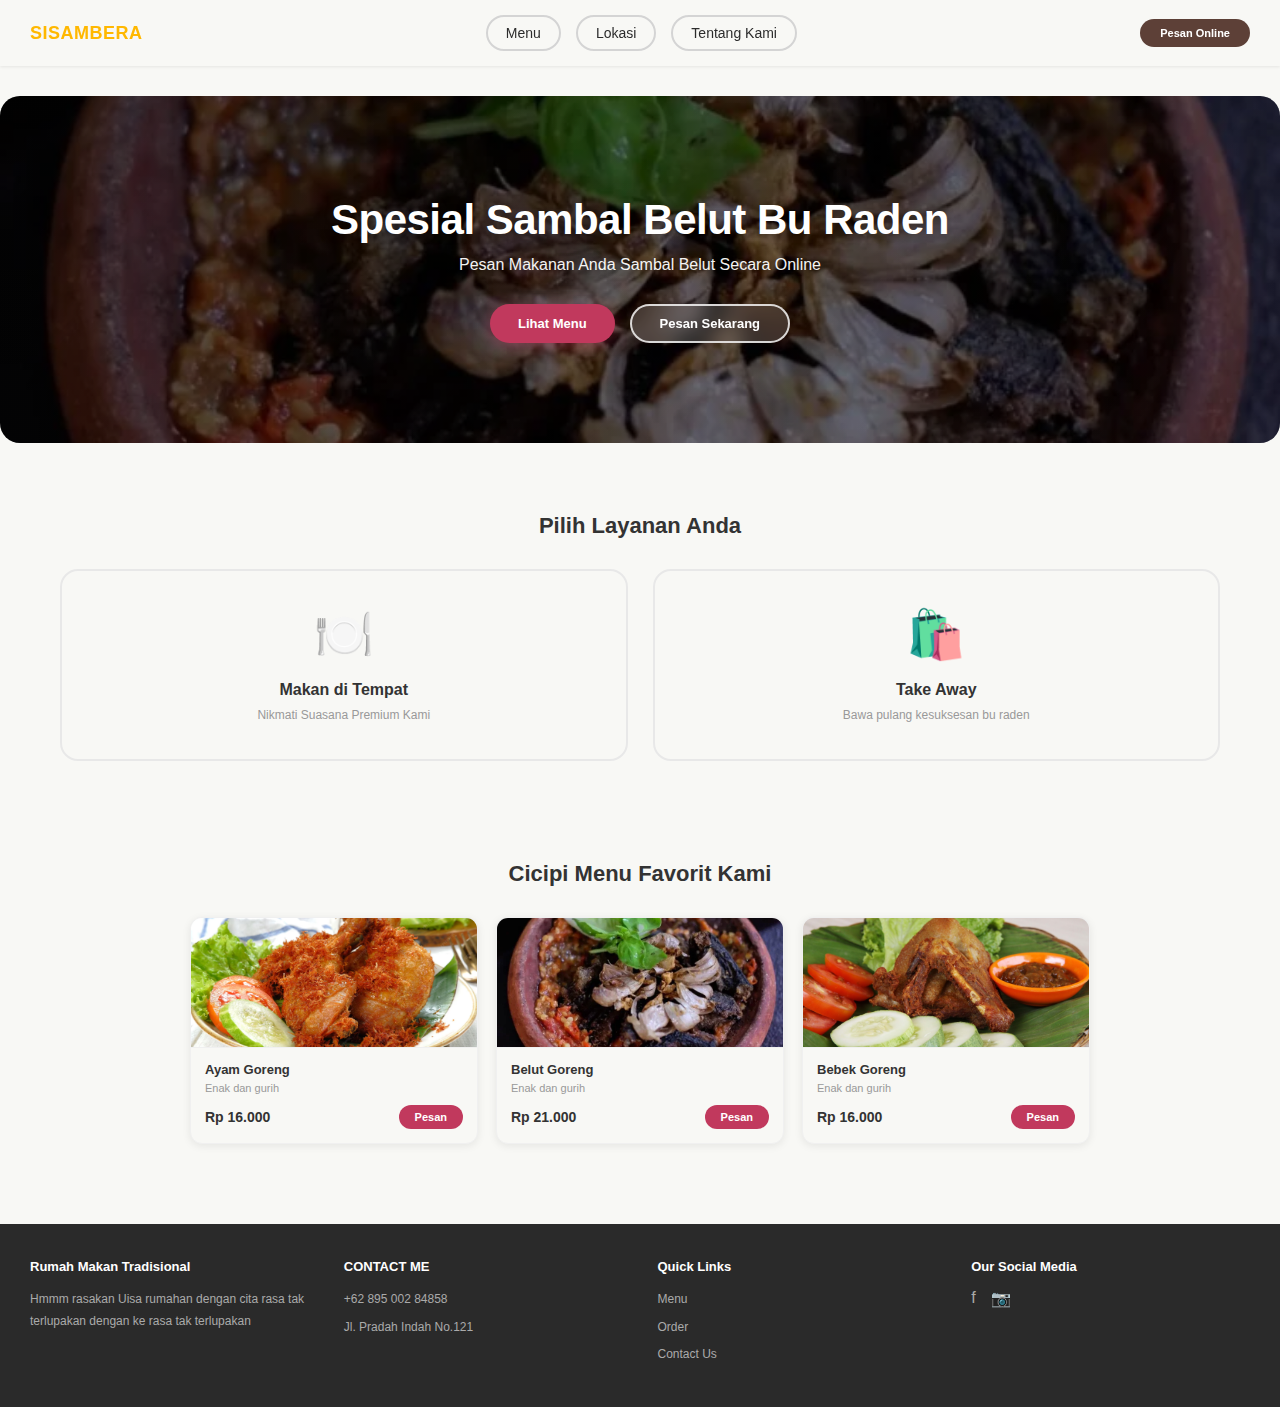
<file: index.html>
<!DOCTYPE html>
<html lang="id">
<head>
    <meta charset="UTF-8">
    <meta name="viewport" content="width=device-width, initial-scale=1.0">
    <title>Sisambera - Sambal Belut Bu Raden</title>
    <link rel="stylesheet" href="css/style.css">
</head>
<body>
    <!-- Header -->
    <header>
        <a href="index.html" class="logo">SISAMBERA</a>
        <nav>
            <a href="pages/pilih-menu.html">Menu</a>
            <a href="https://share.google/Z9udVdDifWWRAh0lY">Lokasi</a>
            <a href="">Tentang Kami</a>
        </nav>
        <button class="order-btn" onclick="window.location.href='pages/pilih-layanan.html'">Pesan Online</button>
    </header>

    <!-- Hero Section -->
    <section class="hero">
        <h1>Spesial Sambal Belut Bu Raden</h1>
        <p>Pesan Makanan Anda Sambal Belut Secara Online</p>
        <div class="hero-buttons">
            <button class="btn-hero primary" onclick="window.location.href='pages/pilih-menu.html'">Lihat Menu</button>
            <button class="btn-hero secondary" onclick="window.location.href='pages/pilih-layanan.html'">Pesan Sekarang</button>
        </div>
    </section>

    <!-- Pilih Layanan -->
    <section class="service-section">
        <div style="max-width: 1400px; margin: 0 auto; padding: 0 30px;">
            <h2 class="section-title" style="text-align: center;">Pilih Layanan Anda</h2>
            <div class="service-grid">
                <div class="service-card" onclick="window.location.href='pages/isi-data-diri.html?layanan=dine-in'">
                    <div class="service-icon">🍽️</div>
                    <h3>Makan di Tempat</h3>
                    <p>Nikmati Suasana Premium Kami</p>
                </div>
                <div class="service-card" onclick="window.location.href='pages/isi-data-diri.html?layanan=take-away'">
                    <div class="service-icon">🛍️</div>
                    <h3>Take Away</h3>
                    <p>Bawa pulang kesuksesan bu raden</p>
                </div>
            </div>
        </div>
    </section>

    <!-- Favorites Section -->
    <section class="favorites-section" id="menu">
        <div style="max-width: 1400px; margin: 0 auto; padding: 0 30px;">
            <h2 class="section-title" style="text-align: center;">Cicipi Menu Favorit Kami</h2>
            <div class="menu-grid" style="grid-template-columns: repeat(auto-fit, minmax(250px, 1fr)); max-width: 900px; margin: 0 auto;">
                <div class="menu-card">
                    <a href="images/ayam-goreng.jpg" class="menu-image">
                        <img src="images/ayam-goreng.jpg" alt="Ayam Goreng">
                    </a>
                    <div class="menu-info">
                        <div class="menu-name">Ayam Goreng</div>
                        <div class="menu-desc">Enak dan gurih</div>
                        <div class="menu-footer">
                            <span class="menu-price">Rp 16.000</span>
                            <button class="menu-add" onclick="window.location.href='pages/pilih-layanan.html'">Pesan</button>
                        </div>
                    </div>
                </div>
                <div class="menu-card">
                    <a href="images/pecel-belut.jpg" class="menu-image">
                        <img src="images/pecel-belut.jpg" alt="Belut Goreng">
                    </a>
                    <div class="menu-info">
                        <div class="menu-name">Belut Goreng</div>
                        <div class="menu-desc">Enak dan gurih</div>
                        <div class="menu-footer">
                            <span class="menu-price">Rp 21.000</span>
                            <button class="menu-add" onclick="window.location.href='pages/pilih-layanan.html'">Pesan</button>
                        </div>
                    </div>
                </div>
                <div class="menu-card">
                    <a href="images/bebek-goreng.jpg" class="menu-image">
                        <img src="images/bebek-goreng.jpg" alt="Bebek Goreng">
                    </a>
                    <div class="menu-info">
                        <div class="menu-name">Bebek Goreng</div>
                        <div class="menu-desc">Enak dan gurih</div>
                        <div class="menu-footer">
                            <span class="menu-price">Rp 16.000</span>
                            <button class="menu-add" onclick="window.location.href='pages/pilih-layanan.html'">Pesan</button>
                        </div>
                    </div>
                </div>
            </div>
        </div>
    </section>

    <!-- Footer -->
    <footer>
        <div class="footer-content">
            <div class="footer-section">
                <h4>Rumah Makan Tradisional</h4>
                <p>Hmmm rasakan Uisa rumahan dengan cita rasa tak terlupakan dengan ke rasa tak terlupakan</p>
            </div>
            <div class="footer-section">
                <h4>CONTACT ME</h4>
                <p>+62 895 002 84858</p>
                <p>Jl. Pradah Indah No.121</p>
            </div>
            <div class="footer-section">
                <h4>Quick Links</h4>
                <p><a href="pages/pilih-menu.html">Menu</a></p>
                <p><a href="pages/pilih-layanan.html">Order</a></p>
                <p><a href="#">Contact Us</a></p>
            </div>
            <div class="footer-section">
                <h4>Our Social Media</h4>
                <div class="social-links">
                    <a href="#">f</a>
                    <a href="#">📷</a>
                </div>
            </div>
        </div>
    </footer>

    <script>
        // No additional scripts needed
    </script>
</body>
</html>
</file>
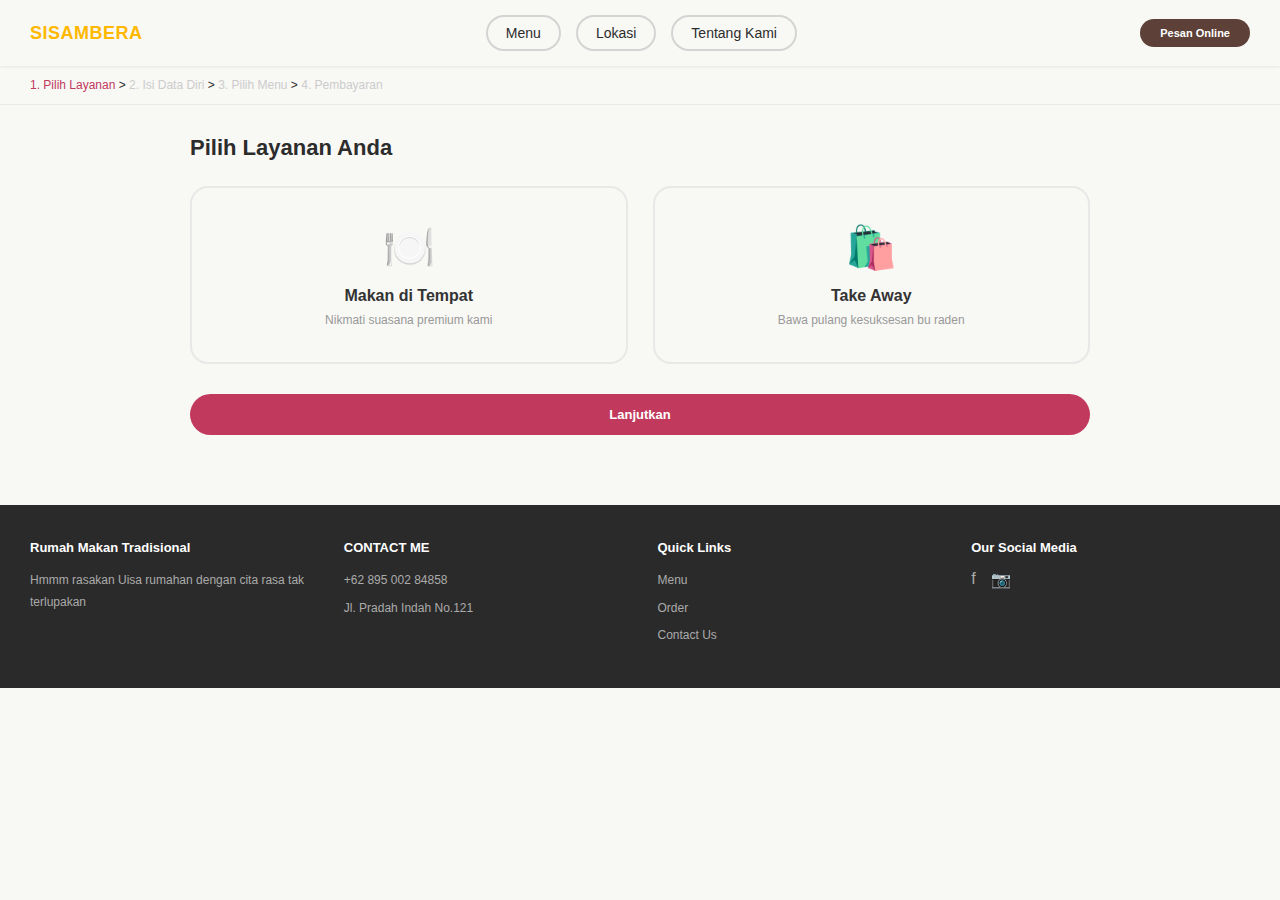
<file: pages/isi-data-diri.html>
<!DOCTYPE html>
<html lang="id">
<head>
    <meta charset="UTF-8">
    <meta name="viewport" content="width=device-width, initial-scale=1.0">
    <title>Isi Data Diri - Sisambera</title>
    <link rel="stylesheet" href="../css/style.css">
</head>
<body>
    <header>
        <a href="../index.html" class="logo">SISAMBERA</a>
        <nav>
            <a href="../index.html">Menu</a>
            <a href="https://share.google/Z9udVdDifWWRAh0lY">Lokasi</a>
            <a href="">Tentang Kami</a>
        </nav>
        <button class="order-btn">Pesan Online</button>
    </header>

    <div class="breadcrumb">
        <a href="pilih-layanan.html" style="color: #999;">1. Pilih Layanan</a> > 
        <span style="color: #c1395d; font-weight: 500;">2. Isi Data Diri</span> > 
        <span style="color: #ccc;">3. Pilih Menu</span> > 
        <span style="color: #ccc;">4. Pembayaran</span>
    </div>

    <div class="container">
        <div class="content-wrapper" style="grid-template-columns: 1fr; max-width: 600px; margin: 0 auto;">
            <div class="data-diri-content">
                <h2>Isi Data Diri Anda</h2>
                <p style="color: #999; font-size: 13px; margin-bottom: 25px;">Masukkan data diri Anda untuk melanjutkan pemesanan</p>
                
                <form id="dataForm" onsubmit="submitData(event)">
                    <div class="form-group">
                        <label for="nama">Nama Lengkap <span style="color: #c1395d;">*</span></label>
                        <input type="text" id="nama" name="nama" placeholder="Masukkan nama lengkap Anda" required>
                    </div>

                    <div class="form-group">
                        <label for="nomorHp">Nomor HP <span style="color: #c1395d;">*</span></label>
                        <input type="tel" id="nomorHp" name="nomorHp" placeholder="08xxxxxxxxxx" pattern="[0-9]{10,13}" required>
                        <small style="color: #999; font-size: 12px; margin-top: 5px; display: block;">Contoh: 081234567890</small>
                    </div>

                    <div class="form-group">
                        <label for="catatan">Catatan (Opsional)</label>
                        <textarea id="catatan" name="catatan" rows="3" placeholder="Tambahkan catatan untuk pesanan Anda (contoh: alergi, request khusus, dll)"></textarea>
                    </div>

                    <div class="order-info-card">
                        <div style="display: flex; justify-content: space-between; margin-bottom: 10px;">
                            <span style="font-weight: 600; color: #666;">Layanan Dipilih:</span>
                            <span id="selectedServiceDisplay" style="font-weight: 600; color: #c1395d;">-</span>
                        </div>
                    </div>

                    <button type="submit" class="btn btn-primary" style="margin-top: 20px;">Lanjutkan ke Pilih Menu</button>
                    <button type="button" class="btn btn-secondary" onclick="window.location.href='pilih-layanan.html'" style="width: 100%; margin-top: 10px;">← Kembali</button>
                </form>
            </div>
        </div>
    </div>

    <footer>
        <div class="footer-content">
            <div class="footer-section">
                <h4>Rumah Makan Tradisional</h4>
                <p>Hmmm rasakan Uisa rumahan dengan cita rasa tak terlupakan</p>
            </div>
            <div class="footer-section">
                <h4>CONTACT ME</h4>
                <p>+62 895 002 84858</p>
                <p>Jl. Pradah Indah No.121</p>
            </div>
            <div class="footer-section">
                <h4>Quick Links</h4>
                <p><a href="../index.html">Menu</a></p>
                <p><a href="pilih-layanan.html">Order</a></p>
                <p><a href="#">Contact Us</a></p>
            </div>
            <div class="footer-section">
                <h4>Our Social Media</h4>
                <div class="social-links">
                    <a href="#">f</a>
                    <a href="#">📷</a>
                </div>
            </div>
        </div>
    </footer>

    <script>
        // Check for URL parameter first
        const urlParams = new URLSearchParams(window.location.search);
        const layananParam = urlParams.get('layanan');
        
        if (layananParam) {
            // Save from URL parameter
            sessionStorage.setItem('selectedService', layananParam);
        }
        
        // Load selected service
        const selectedService = sessionStorage.getItem('selectedService');
        if (!selectedService) {
            window.location.href = 'pilih-layanan.html';
        } else {
            const serviceDisplay = selectedService === 'dine-in' ? 'Makan di Tempat' : 'Take Away';
            document.getElementById('selectedServiceDisplay').textContent = serviceDisplay;
        }

        // Load existing data if any
        const customerData = JSON.parse(sessionStorage.getItem('customerData') || '{}');
        if (customerData.nama) {
            document.getElementById('nama').value = customerData.nama;
        }
        if (customerData.nomorHp) {
            document.getElementById('nomorHp').value = customerData.nomorHp;
        }
        if (customerData.catatan) {
            document.getElementById('catatan').value = customerData.catatan;
        }

        function submitData(event) {
            event.preventDefault();
            
            const nama = document.getElementById('nama').value.trim();
            const nomorHp = document.getElementById('nomorHp').value.trim();
            const catatan = document.getElementById('catatan').value.trim();

            // Validate phone number
            if (!/^[0-9]{10,13}$/.test(nomorHp)) {
                alert('Nomor HP harus terdiri dari 10-13 digit angka');
                return;
            }

            // Save to sessionStorage
            const customerData = {
                nama: nama,
                nomorHp: nomorHp,
                catatan: catatan,
                timestamp: new Date().toISOString()
            };

            sessionStorage.setItem('customerData', JSON.stringify(customerData));
            
            // Show success notification
            showNotification('Data berhasil disimpan! Mengarahkan ke menu...');
            
            // Redirect to menu page
            setTimeout(() => {
                window.location.href = 'pilih-menu.html';
            }, 1000);
        }

        function showNotification(message) {
            const notification = document.createElement('div');
            notification.style.cssText = 'position:fixed;top:80px;right:20px;background:#4caf50;color:white;padding:12px 20px;border-radius:6px;z-index:9999;font-size:12px;box-shadow:0 4px 12px rgba(76, 175, 80, 0.3)';
            notification.textContent = message;
            document.body.appendChild(notification);
            setTimeout(() => notification.remove(), 2000);
        }
    </script>
</body>
</html>
</file>
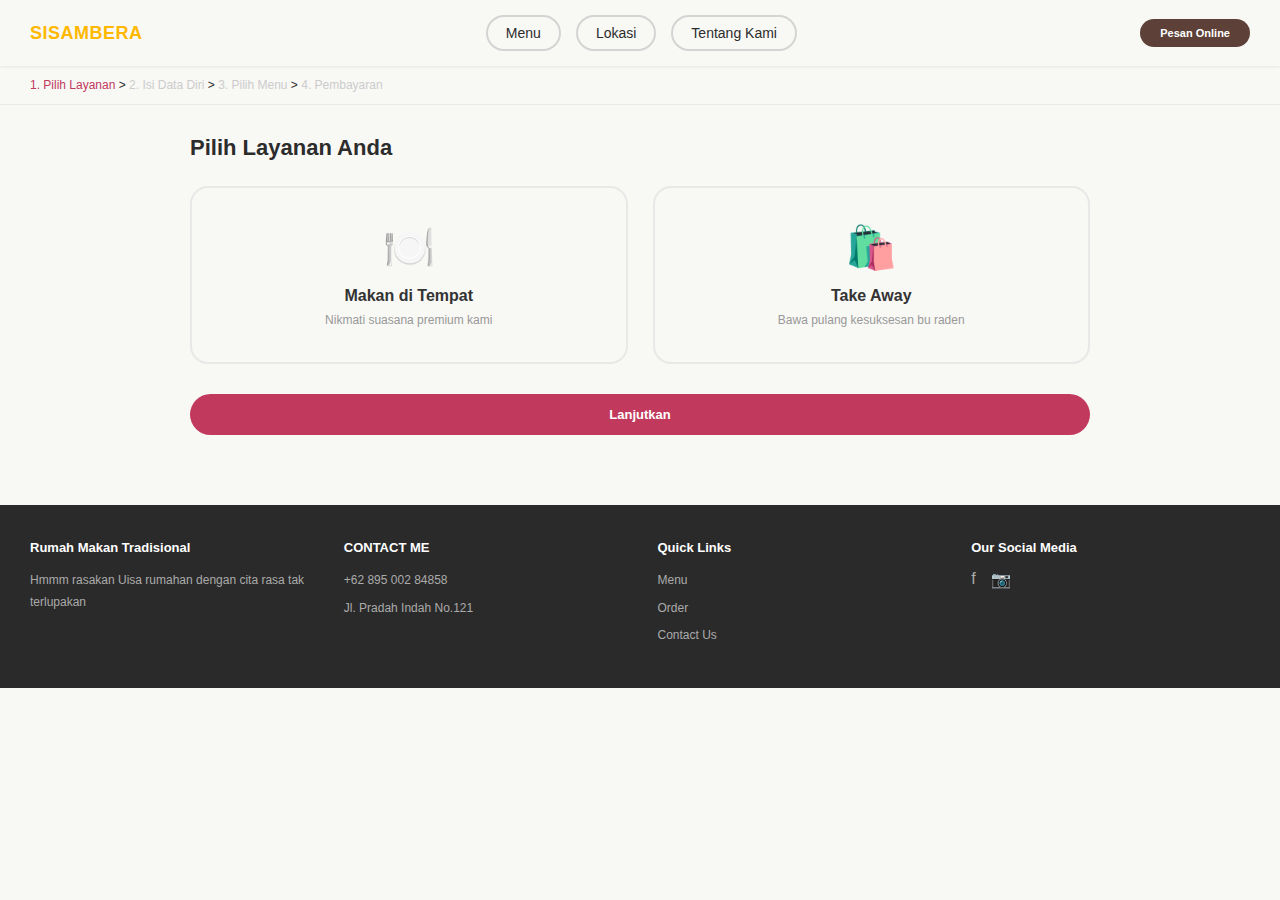
<file: pages/metode-pembayaran.html>
<!DOCTYPE html>
<html lang="id">
<head>
    <meta charset="UTF-8">
    <meta name="viewport" content="width=device-width, initial-scale=1.0">
    <title>Metode Pembayaran - Sisambera</title>
    <link rel="stylesheet" href="../css/style.css">
</head>
<body>
    <header>
        <a href="../index.html" class="logo">SISAMBERA</a>
        <nav>
            <a href="../index.html">Menu</a>
            <a href="https://share.google/Z9udVdDifWWRAh0lY">Lokasi</a>
            <a href="">Tentang Kami</a>
        </nav>
        <button class="order-btn">Pesan Online</button>
    </header>

    <div class="breadcrumb">
        <a href="pilih-layanan.html" style="color: #999;">1. Pilih Layanan</a> > 
        <a href="isi-data-diri.html" style="color: #999;">2. Isi Data Diri</a> > 
        <a href="pilih-menu.html" style="color: #999;">3. Pilih Menu</a> > 
        <span style="color: #c1395d; font-weight: 500;">4. Metode Pembayaran</span>
    </div>

    <div class="container">
        <div class="content-wrapper">
            <div class="payment-content">
                <h2>Metode Pembayaran</h2>
                
                <div class="bank-selection">
                    <div class="bank-option" onclick="selectBank(this, 'bca')">
                        <img src="../images/bca.png" alt="BCA" class="bank-logo">
                        <div class="payment-info">
                            <h3>BCA</h3>
                        </div>
                    </div>

                    <div class="bank-option" onclick="selectBank(this, 'bni')">
                        <img src="../images/bni.png" alt="BNI" class="bank-logo">
                        <div class="payment-info">
                            <h3>BNI</h3>
                        </div>
                    </div>

                    <div class="bank-option" onclick="selectBank(this, 'danamon')">
                        <img src="../images/danamon.png" alt="Danamon" class="bank-logo">
                        <div class="payment-info">
                            <h3>Danamon</h3>
                        </div>
                    </div>

                    <div class="bank-option" onclick="selectBank(this, 'sinarmas')">
                        <img src="../images/sinarmas.png" alt="Sinarmas" class="bank-logo">
                        <div class="payment-info">
                            <h3>Sinarmas</h3>
                        </div>
                    </div>
                </div>

                <button class="btn btn-success" onclick="confirmBank()">Lanjutkan</button>
            </div>

            <div class="order-summary-side">
                <div class="summary-card">
                    <h3>Ringkasan Pesanan</h3>
                    <div id="cartSummary">
                        <p style="text-align: center; color: #999; font-size: 13px;">Loading...</p>
                    </div>
                    <hr style="margin: 15px 0; border: none; border-top: 1px solid #e8e8e8;">
                    <div class="summary-subtotal">
                        <span>Subtotal</span>
                        <span id="subtotal">Rp 0</span>
                    </div>
                    <div class="summary-fee">
                        <span>Pajak (10%)</span>
                        <span id="tax">Rp 0</span>
                    </div>
                    <div class="summary-total">
                        <strong>Total</strong>
                        <strong id="total">Rp 0</strong>
                    </div>
                </div>
            </div>
        </div>
    </div>

    <footer>
        <div class="footer-content">
            <div class="footer-section">
                <h4>Rumah Makan Tradisional</h4>
                <p>Hmmm rasakan Uisa rumahan dengan cita rasa tak terlupakan</p>
            </div>
            <div class="footer-section">
                <h4>CONTACT ME</h4>
                <p>+62 895 002 84858</p>
                <p>Jl. Pradah Indah No.121</p>
            </div>
            <div class="footer-section">
                <h4>Quick Links</h4>
                <p><a href="../index.html">Menu</a></p>
                <p><a href="pilih-layanan.html">Order</a></p>
                <p><a href="#">Contact Us</a></p>
            </div>
            <div class="footer-section">
                <h4>Our Social Media</h4>
                <div class="social-links">
                    <a href="#">f</a>
                    <a href="#">📷</a>
                </div>
            </div>
        </div>
    </footer>

    <script>
        let selectedBank = null;

        function selectBank(element, bank) {
            document.querySelectorAll('.bank-option').forEach(opt => {
                opt.classList.remove('selected');
            });
            element.classList.add('selected');
            selectedBank = bank;
        }

        function confirmBank() {
            if (!selectedBank) {
                alert('Pilih bank terlebih dahulu!');
                return;
            }
            sessionStorage.setItem('selectedBank', selectedBank);
            sessionStorage.setItem('paymentMethod', 'transfer');
            window.location.href = 'konfirmasi.html';
        }

        function updateCartSummary() {
            let cart = JSON.parse(sessionStorage.getItem('cart')) || [];
            const cartSummary = document.getElementById('cartSummary');

            if (cart.length === 0) {
                window.location.href = 'pilih-menu.html';
                return;
            }

            let html = '';
            let subtotal = 0;
            const grouped = {};

            cart.forEach(item => {
                if (!grouped[item.name]) {
                    grouped[item.name] = { price: item.price, qty: 0 };
                }
                grouped[item.name].qty++;
                subtotal += item.price;
            });

            Object.entries(grouped).forEach(([name, data]) => {
                html += `<div class="cart-item">
                    <div class="cart-item-info">
                        <span>${name}</span>
                        <span class="cart-qty">${data.qty}x</span>
                    </div>
                    <span>Rp ${(data.price * data.qty).toLocaleString('id-ID')}</span>
                </div>`;
            });

            const tax = Math.round(subtotal * 0.1);
            const total = subtotal + tax;

            cartSummary.innerHTML = html;
            document.getElementById('subtotal').textContent = 'Rp ' + subtotal.toLocaleString('id-ID');
            document.getElementById('tax').textContent = 'Rp ' + tax.toLocaleString('id-ID');
            document.getElementById('total').textContent = 'Rp ' + total.toLocaleString('id-ID');
        }

        updateCartSummary();
    </script>
</body>
</html>
</file>
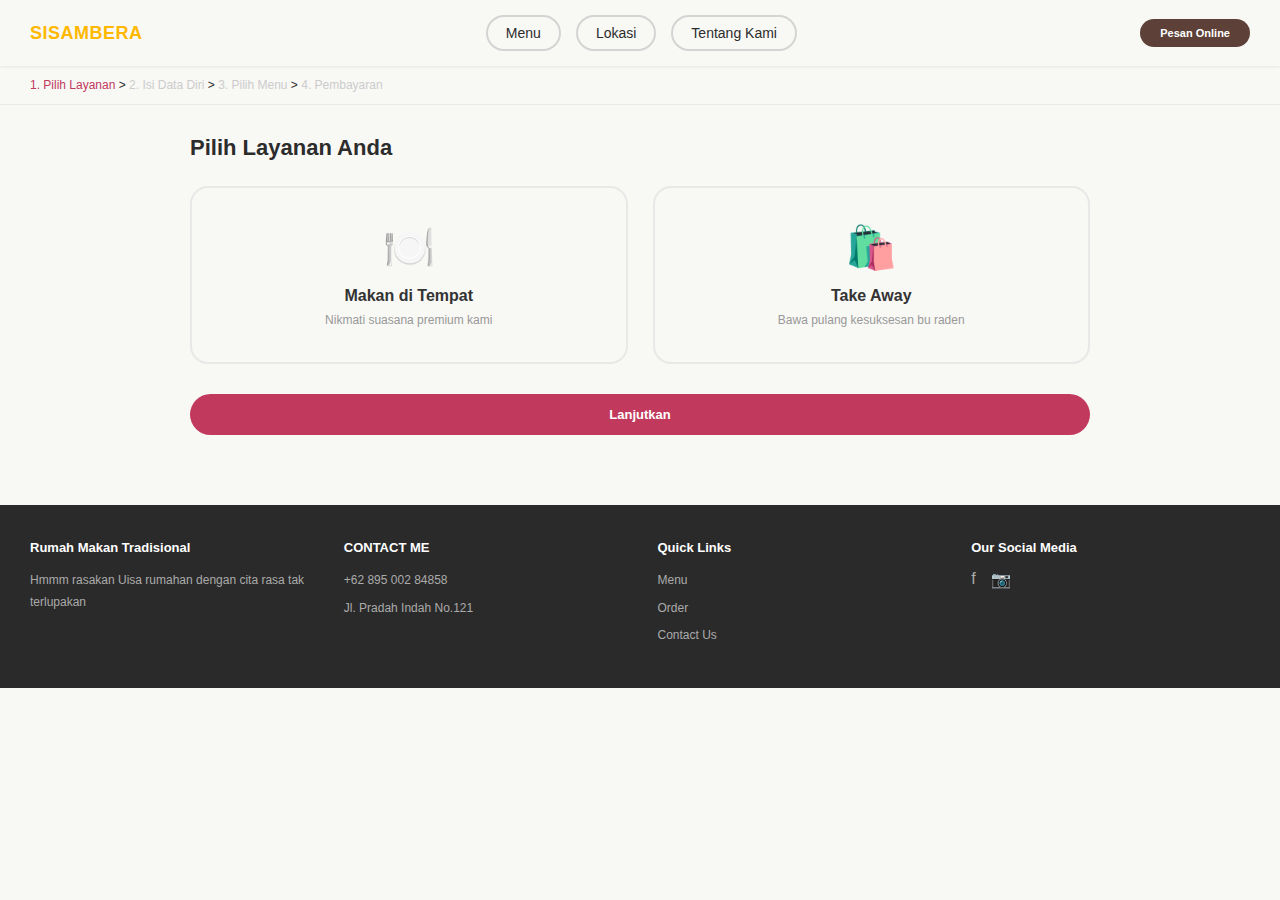
<file: pages/pembayaran.html>
<!DOCTYPE html>
<html lang="id">
<head>
    <meta charset="UTF-8">
    <meta name="viewport" content="width=device-width, initial-scale=1.0">
    <title>Pembayaran - Sisambera</title>
    <link rel="stylesheet" href="../css/style.css">
</head>
<body>
    <header>
        <a href="../index.html" class="logo">SISAMBERA</a>
        <nav>
            <a href="../index.html">Menu</a>
            <a href="https://share.google/Z9udVdDifWWRAh0lY">Lokasi</a>
            <a href="">Tentang Kami</a>
        </nav>
        <button class="order-btn">Pesan Online</button>
    </header>

    <div class="breadcrumb">
        <a href="pilih-layanan.html" style="color: #999;">1. Pilih Layanan</a> > 
        <a href="isi-data-diri.html" style="color: #999;">2. Isi Data Diri</a> > 
        <a href="pilih-menu.html" style="color: #999;">3. Pilih Menu</a> > 
        <span style="color: #c1395d; font-weight: 500;">4. Pembayaran</span>
    </div>

    <div class="container">
        <div class="content-wrapper">
            <div class="payment-content">
                <h2>Pilih Metode Pembayaran</h2>
                
                <div class="payment-methods">
                    <div class="payment-option" onclick="selectPayment(this, 'tunai')">
                        <div class="payment-icon">💰</div>
                        <div class="payment-info">
                            <h3>Tunai</h3>
                            <p>Bayar langsung di tempat</p>
                        </div>
                    </div>

                    <div class="payment-option" onclick="selectPayment(this, 'qris')">
                        <div class="payment-icon">📱</div>
                        <div class="payment-info">
                            <h3>QRIS</h3>
                            <p>Scan kode QR dengan ponsel anda</p>
                        </div>
                    </div>

                    <div class="payment-option" onclick="window.location.href='metode-pembayaran.html'">
                        <div class="payment-icon">🏦</div>
                        <div class="payment-info">
                            <h3>Transfer Bank</h3>
                            <p>Transfer melalui berbagai bank atau Alfamart</p>
                        </div>
                    </div>
                </div>

                <button class="btn btn-primary" onclick="confirmPayment()">Lanjutkan</button>
            </div>

            <div class="order-summary-side">
                <div class="summary-card">
                    <h3>Ringkasan Pesanan</h3>
                    <div id="cartSummary">
                        <p style="text-align: center; color: #999; font-size: 13px;">Loading...</p>
                    </div>
                    <hr style="margin: 15px 0; border: none; border-top: 1px solid #e8e8e8;">
                    <div class="summary-subtotal">
                        <span>Subtotal</span>
                        <span id="subtotal">Rp 0</span>
                    </div>
                    <div class="summary-fee">
                        <span>Pajak 10%</span>
                        <span id="tax">Rp 0</span>
                    </div>
                    <div class="summary-total">
                        <strong>Total</strong>
                        <strong id="total">Rp 0</strong>
                    </div>
                </div>
            </div>
        </div>
    </div>

    <footer>
        <div class="footer-content">
            <div class="footer-section">
                <h4>Rumah Makan Tradisional</h4>
                <p>Hmmm rasakan Uisa rumahan dengan cita rasa tak terlupakan</p>
            </div>
            <div class="footer-section">
                <h4>CONTACT ME</h4>
                <p>+62 895 002 84858</p>
                <p>Jl. Pradah Indah No.121</p>
            </div>
            <div class="footer-section">
                <h4>Quick Links</h4>
                <p><a href="../index.html">Menu</a></p>
                <p><a href="pilih-layanan.html">Order</a></p>
                <p><a href="#">Contact Us</a></p>
            </div>
            <div class="footer-section">
                <h4>Our Social Media</h4>
                <div class="social-links">
                    <a href="#">f</a>
                    <a href="#">📷</a>
                </div>
            </div>
        </div>
    </footer>

    <script>
        let selectedPayment = null;

        function selectPayment(element, method) {
            document.querySelectorAll('.payment-option').forEach(opt => {
                opt.classList.remove('selected');
            });
            element.classList.add('selected');
            selectedPayment = method;
        }

        function confirmPayment() {
            if (!selectedPayment) {
                alert('Pilih metode pembayaran terlebih dahulu!');
                return;
            }
            sessionStorage.setItem('paymentMethod', selectedPayment);
            window.location.href = 'konfirmasi.html';
        }

        function updateCartSummary() {
            let cart = JSON.parse(sessionStorage.getItem('cart')) || [];
            const cartSummary = document.getElementById('cartSummary');

            if (cart.length === 0) {
                window.location.href = 'pilih-menu.html';
                return;
            }

            let html = '';
            let subtotal = 0;
            const grouped = {};

            cart.forEach(item => {
                if (!grouped[item.name]) {
                    grouped[item.name] = { price: item.price, qty: 0 };
                }
                grouped[item.name].qty++;
                subtotal += item.price;
            });

            Object.entries(grouped).forEach(([name, data]) => {
                html += `<div class="cart-item">
                    <div class="cart-item-info">
                        <span>${name}</span>
                        <span class="cart-qty">${data.qty}x</span>
                    </div>
                    <span>Rp ${(data.price * data.qty).toLocaleString('id-ID')}</span>
                </div>`;
            });

            const tax = Math.round(subtotal * 0.1);
            const total = subtotal + tax;

            cartSummary.innerHTML = html;
            document.getElementById('subtotal').textContent = 'Rp ' + subtotal.toLocaleString('id-ID');
            document.getElementById('tax').textContent = 'Rp ' + tax.toLocaleString('id-ID');
            document.getElementById('total').textContent = 'Rp ' + total.toLocaleString('id-ID');
        }

        updateCartSummary();
    </script>
</body>
</html>
</file>
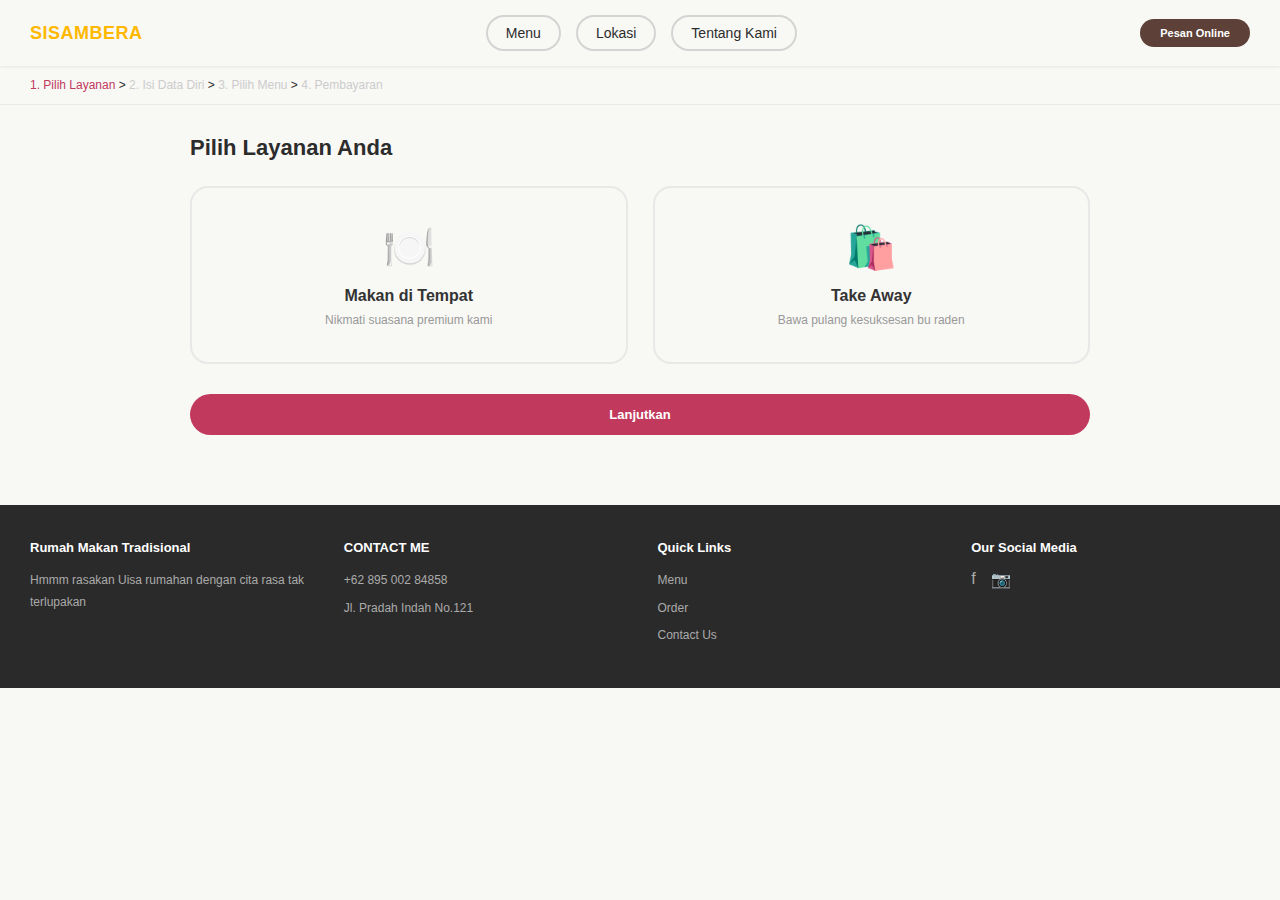
<file: pages/pilih-layanan.html>
<!DOCTYPE html>
<html lang="id">
<head>
    <meta charset="UTF-8">
    <meta name="viewport" content="width=device-width, initial-scale=1.0">
    <title>Pilih Layanan - Sisambera</title>
    <link rel="stylesheet" href="../css/style.css">
</head>
<body>
    <header>
        <a href="../index.html" class="logo">SISAMBERA</a>
        <nav>
            <a href="../index.html">Menu</a>
            <a href="https://share.google/Z9udVdDifWWRAh0lY">Lokasi</a>
            <a href="">Tentang Kami</a>
        </nav>
        <button class="order-btn" onclick="window.location.href='pilih-layanan.html'">Pesan Online</button>
    </header>

    <div class="breadcrumb">
        <span style="color: #c1395d; font-weight: 500;">1. Pilih Layanan</span> > 
        <span style="color: #ccc;">2. Isi Data Diri</span> > 
        <span style="color: #ccc;">3. Pilih Menu</span> > 
        <span style="color: #ccc;">4. Pembayaran</span>
    </div>

    <div class="container">
        <div class="content-wrapper" style="grid-template-columns: 1fr; max-width: 900px; margin: 0 auto;">
            <div class="pilih-layanan-content">
                <h2>Pilih Layanan Anda</h2>
                
                <div class="layanan-options">
                    <div class="layanan-card" onclick="selectService(this, 'dine-in')">
                        <div class="layanan-icon">🍽️</div>
                        <h3>Makan di Tempat</h3>
                        <p>Nikmati suasana premium kami</p>
                    </div>
                    
                    <div class="layanan-card" onclick="selectService(this, 'takeaway')">
                        <div class="layanan-icon">🛍️</div>
                        <h3>Take Away</h3>
                        <p>Bawa pulang kesuksesan bu raden</p>
                    </div>
                </div>

                <button class="btn btn-primary" onclick="continueOrder()">Lanjutkan</button>
            </div>
        </div>
    </div>

    <footer>
        <div class="footer-content">
            <div class="footer-section">
                <h4>Rumah Makan Tradisional</h4>
                <p>Hmmm rasakan Uisa rumahan dengan cita rasa tak terlupakan</p>
            </div>
            <div class="footer-section">
                <h4>CONTACT ME</h4>
                <p>+62 895 002 84858</p>
                <p>Jl. Pradah Indah No.121</p>
            </div>
            <div class="footer-section">
                <h4>Quick Links</h4>
                <p><a href="../index.html">Menu</a></p>
                <p><a href="pilih-layanan.html">Order</a></p>
                <p><a href="#">Contact Us</a></p>
            </div>
            <div class="footer-section">
                <h4>Our Social Media</h4>
                <div class="social-links">
                    <a href="#">f</a>
                    <a href="#">📷</a>
                </div>
            </div>
        </div>
    </footer>

    <script>
        let selectedService = null;

        function selectService(element, service) {
            document.querySelectorAll('.layanan-card').forEach(card => {
                card.classList.remove('selected');
            });
            element.classList.add('selected');
            selectedService = service;
        }

        function continueOrder() {
            if (!selectedService) {
                alert('Pilih layanan terlebih dahulu!');
                return;
            }
            sessionStorage.setItem('selectedService', selectedService);
            window.location.href = 'isi-data-diri.html';
        }
    </script>
</body>
</html>
</file>
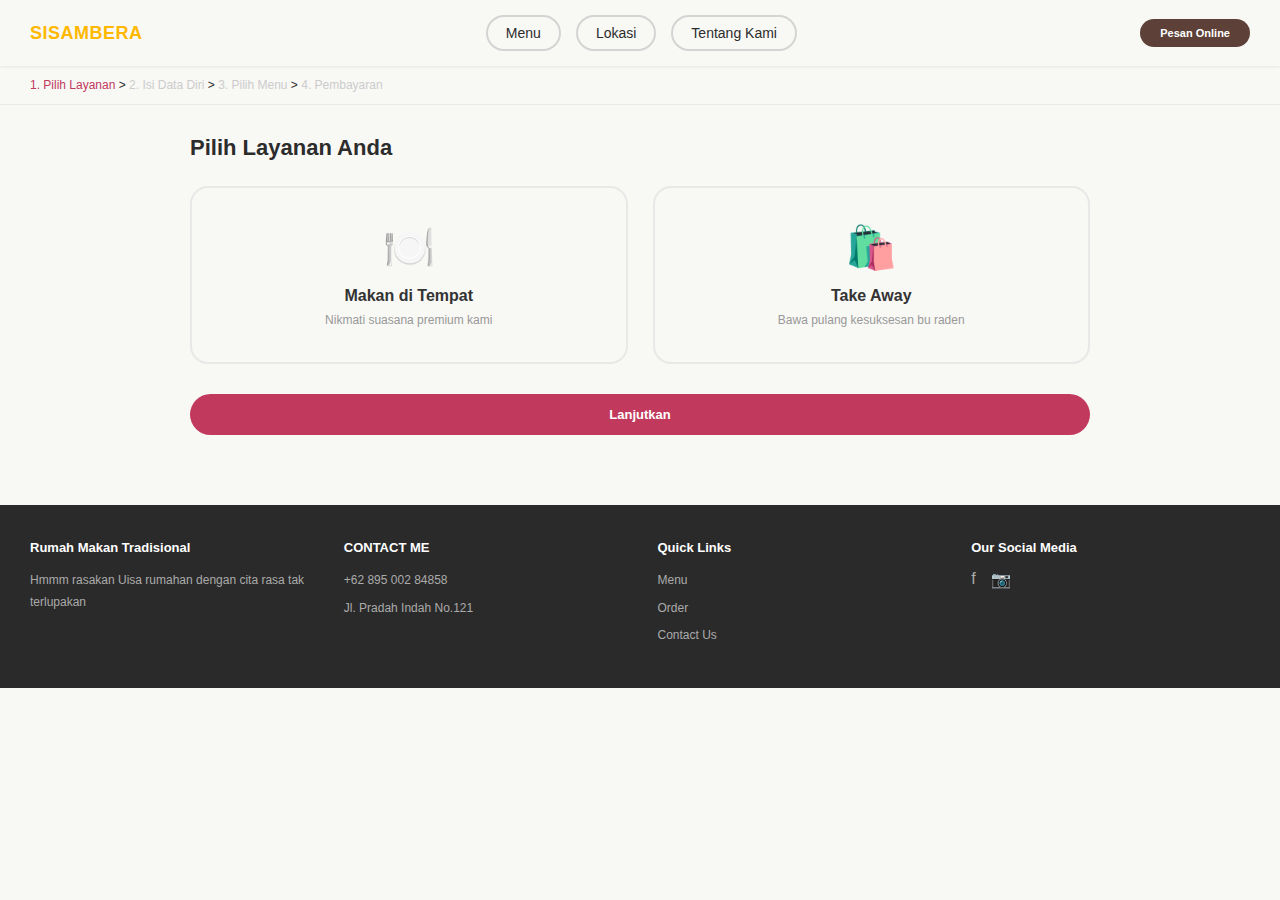
<file: pages/pilih-menu.html>
<!DOCTYPE html>
<html lang="id">
<head>
    <meta charset="UTF-8">
    <meta name="viewport" content="width=device-width, initial-scale=1.0">
    <title>Pilih Menu - Sisambera</title>
    <link rel="stylesheet" href="../css/style.css">
</head>
<body>
    <header>
        <a href="../index.html" class="logo">SISAMBERA</a>
        <nav>
            <a href="../index.html">Menu</a>
            <a href="https://share.google/Z9udVdDifWWRAh0lY">Lokasi</a>
            <a href="">Tentang Kami</a>
        </nav>
        <button class="order-btn">Pesan Online</button>
    </header>

    <div class="breadcrumb">
        <a href="pilih-layanan.html" style="color: #999;">1. Pilih Layanan</a> > 
        <a href="isi-data-diri.html" style="color: #999;">2. Isi Data Diri</a> > 
        <span style="color: #c1395d; font-weight: 500;">3. Pilih Menu</span> > 
        <span style="color: #ccc;">4. Pembayaran</span>
    </div>

    <div class="container">
        <div class="content-wrapper">
            <div class="menu-content">
                <h2>Pilih Menu Anda</h2>
                
                <div class="menu-tabs">
                    <button class="menu-tab active" data-category="makanan">Makanan</button>
                    <button class="menu-tab" data-category="minuman">Minuman</button>
                    <button class="menu-tab" data-category="lainnya">Pesanan Lainnya</button>
                </div>

                <div class="menu-grid" id="menuGrid"></div>
            </div>

            <div class="order-summary-side">
                <div class="summary-card">
                    <h3>Ringkasan Pesanan</h3>
                    <div id="cartSummary">
                        <p style="text-align: center; color: #999; font-size: 13px;">Belum ada item</p>
                    </div>
                    <hr style="margin: 15px 0; border: none; border-top: 1px solid #e8e8e8;">
                    <div class="summary-subtotal">
                        <span>Subtotal</span>
                        <span id="subtotal">Rp 0</span>
                    </div>
                    <div class="summary-fee">
                        <span>Pajak 10%</span>
                        <span id="tax">Rp 0</span>
                    </div>
                    <div class="summary-total">
                        <strong>Total</strong>
                        <strong id="total">Rp 0</strong>
                    </div>
                    <button class="btn btn-primary" style="margin-top: 15px;" onclick="goToCheckout()">Lanjutkan ke Pembayaran</button>
                </div>
            </div>
        </div>
    </div>

    <footer>
        <div class="footer-content">
            <div class="footer-section">
                <h4>Rumah Makan Tradisional</h4>
                <p>Hmmm rasakan Uisa rumahan dengan cita rasa tak terlupakan</p>
            </div>
            <div class="footer-section">
                <h4>CONTACT ME</h4>
                <p>+62 895 002 84858</p>
                <p>Jl. Pradah Indah No.121</p>
            </div>
            <div class="footer-section">
                <h4>Quick Links</h4>
                <p><a href="../index.html">Menu</a></p>
                <p><a href="pilih-layanan.html">Order</a></p>
                <p><a href="#">Contact Us</a></p>
            </div>
            <div class="footer-section">
                <h4>Our Social Media</h4>
                <div class="social-links">
                    <a href="#">f</a>
                    <a href="#">📷</a>
                </div>
            </div>
        </div>
    </footer>

    <script>
        const menuData = {
            makanan: [
                { name: 'Belut Goreng', desc: 'Daging urat peluru', price: 21000, image: '../images/pecel-belut.jpg' },
                { name: 'Ayam Goreng', desc: 'Daging urat peluru', price: 16000, image: '../images/ayam-goreng.jpg' },
                { name: 'Lele Goreng', desc: 'Daging urat peluru', price: 10500, image: '../images/lele.jpg' },
                { name: 'Wader Goreng', desc: 'Daging urat peluru', price: 10000, image: '../images/lele.jpg' },
                { name: 'Betok Goreng', desc: 'Daging urat peluru', price: 16000, image: '../images/bebek-goreng.jpg' },
                { name: 'Tahu Tempe Telur', desc: 'Daging urat peluru', price: 8000, image: '../images/tahu-tempe-telor.jpg' },
                { name: 'Nasi Putih', desc: 'Daging urat peluru', price: 4000, image: '../images/nasi.jpg' },
                { name: 'Nasi Goreng', desc: 'Daging urat peluru', price: 5000, image: '../images/nasi.jpg' }
            ],
            minuman: [
                { name: 'Teh Manis Hangat', desc: 'Teh premium segar', price: 3000, image: '../images/teh-hangat.jpeg' },
                { name: 'Es Teh Manis', desc: 'Teh dingin segar', price: 4000, image: '../images/es-teh.jpg' },
                { name: 'Jeruk Hangat', desc: 'Jeruk segar', price: 4000, image: '../images/jeruk-hangat.jpg' },
                { name: 'Es Jeruk', desc: 'Jeruk dingin', price: 5000, image: '../images/es-jeruk.jpeg' },
                { name: 'Air Mineral', desc: 'Air mineral murni', price: 4000, image: '../images/air-putih.jpg' }
            ],
            lainnya: [
                { name: 'Sambal Ekstra', desc: 'Sambal pedas', price: 5000, image: '../images/bawang-goreng.jpg' },
                { name: 'Lauk Pauk', desc: 'Pilihan lauk', price: 7000, image: '../images/tahu-tempe.jpg' }
            ]
        };

        function renderMenu(category) {
            const menuGrid = document.getElementById('menuGrid');
            menuGrid.innerHTML = '';
            
            menuData[category].forEach(item => {
                const card = document.createElement('div');
                card.className = 'menu-card';
                card.innerHTML = `
                    <a href="${item.image}" class="menu-image">
                        <img src="${item.image}" alt="${item.name}">
                    </a>
                    <div class="menu-info">
                        <div class="menu-name">${item.name}</div>
                        <div class="menu-desc">${item.desc}</div>
                        <div class="menu-footer">
                            <span class="menu-price">Rp ${item.price.toLocaleString('id-ID')}</span>
                            <button class="menu-add" onclick="addToCart('${item.name}', ${item.price})">+</button>
                        </div>
                    </div>
                `;
                menuGrid.appendChild(card);
            });
        }

        function addToCart(name, price) {
            let cart = JSON.parse(sessionStorage.getItem('cart')) || [];
            cart.push({ name, price, id: Date.now() });
            sessionStorage.setItem('cart', JSON.stringify(cart));
            updateCartSummary();
            showNotification(`${name} ditambahkan ke keranjang!`);
        }

        function deleteItem(itemId) {
            if (confirm('Hapus item ini dari keranjang?')) {
                let cart = JSON.parse(sessionStorage.getItem('cart')) || [];
                cart = cart.filter(item => item.id !== itemId);
                sessionStorage.setItem('cart', JSON.stringify(cart));
                updateCartSummary();
                showNotification('Item berhasil dihapus!');
            }
        }

        function updateCartSummary() {
            let cart = JSON.parse(sessionStorage.getItem('cart')) || [];
            const cartSummary = document.getElementById('cartSummary');

            if (cart.length === 0) {
                cartSummary.innerHTML = '<p style="text-align: center; color: #999; font-size: 13px;">Belum ada item</p>';
                document.getElementById('subtotal').textContent = 'Rp 0';
                document.getElementById('tax').textContent = 'Rp 0';
                document.getElementById('total').textContent = 'Rp 0';
                return;
            }

            let html = '';
            let subtotal = 0;
            const grouped = {};

            cart.forEach(item => {
                if (!grouped[item.name]) {
                    grouped[item.name] = { 
                        price: item.price, 
                        qty: 0, 
                        id: item.id 
                    };
                }
                grouped[item.name].qty++;
                subtotal += item.price;
            });

            Object.entries(grouped).forEach(([name, data]) => {
                html += `<div class="cart-item">
                    <div class="cart-item-info">
                        <span>${name}</span>
                        <span class="cart-qty">${data.qty}x</span>
                    </div>
                    <span class="cart-item-price">Rp ${(data.price * data.qty).toLocaleString('id-ID')}</span>
                    <div class="cart-item-actions">
                        <button class="btn-delete" onclick="deleteItem(${data.id})" title="Hapus">🗑️</button>
                    </div>
                </div>`;
            });

            const tax = Math.round(subtotal * 0.1);
            const total = subtotal + tax;

            cartSummary.innerHTML = html;
            document.getElementById('subtotal').textContent = 'Rp ' + subtotal.toLocaleString('id-ID');
            document.getElementById('tax').textContent = 'Rp ' + tax.toLocaleString('id-ID');
            document.getElementById('total').textContent = 'Rp ' + total.toLocaleString('id-ID');
        }

        function goToCheckout() {
            let cart = JSON.parse(sessionStorage.getItem('cart')) || [];
            if (cart.length === 0) {
                alert('Pilih menu terlebih dahulu!');
                return;
            }
            window.location.href = 'pembayaran.html';
        }

        function showNotification(message) {
            const notification = document.createElement('div');
            notification.style.cssText = 'position:fixed;top:80px;right:20px;background:#c1395d;color:white;padding:12px 20px;border-radius:6px;z-index:9999;font-size:12px;box-shadow:0 4px 12px rgba(193, 57, 93, 0.3)';
            notification.textContent = message;
            document.body.appendChild(notification);
            setTimeout(() => notification.remove(), 2000);
        }

        document.querySelectorAll('.menu-tab').forEach(tab => {
            tab.addEventListener('click', function() {
                document.querySelectorAll('.menu-tab').forEach(t => t.classList.remove('active'));
                this.classList.add('active');
                renderMenu(this.dataset.category);
            });
        });

        // Check if customer data exists
        const customerData = JSON.parse(sessionStorage.getItem('customerData') || '{}');
        if (!customerData.nama || !customerData.nomorHp) {
            alert('Silakan isi data diri terlebih dahulu!');
            window.location.href = 'isi-data-diri.html';
        }

        renderMenu('makanan');
        updateCartSummary();
    </script>
</body>
</html>
</file>
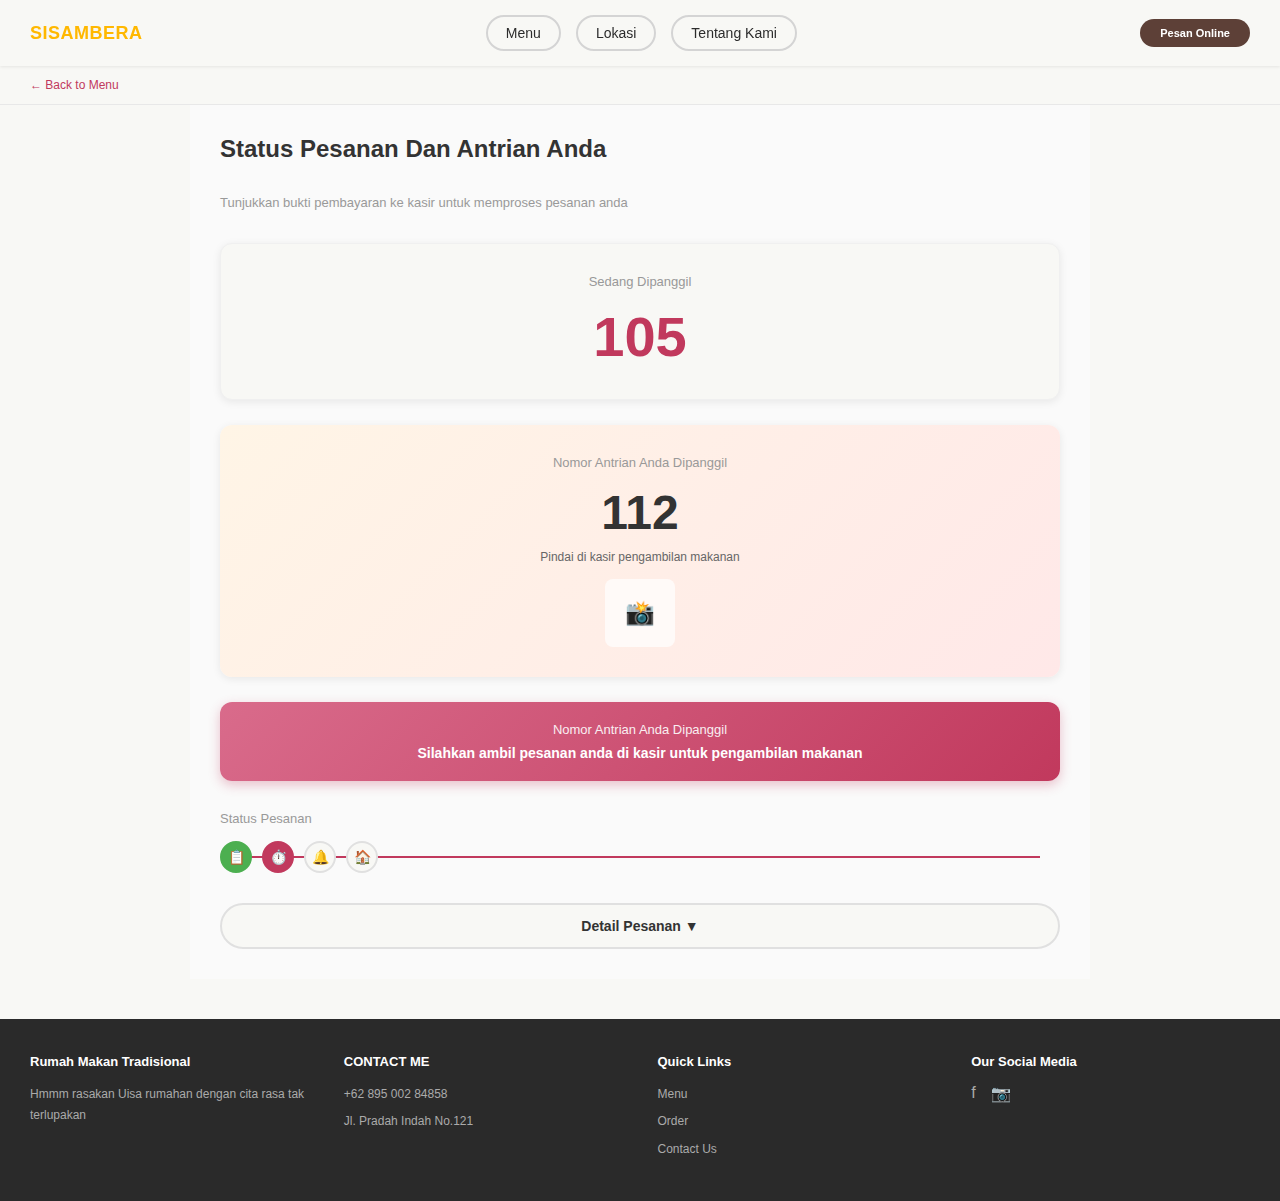
<file: pages/status-pesanan.html>
<!DOCTYPE html>
<html lang="id">
<head>
    <meta charset="UTF-8">
    <meta name="viewport" content="width=device-width, initial-scale=1.0">
    <title>Status Pesanan - Sisambera</title>
    <link rel="stylesheet" href="../css/style.css">
</head>
<body>
    <header>
        <a href="../index.html" class="logo">SISAMBERA</a>
        <nav>
            <a href="../index.html">Menu</a>
            <a href="https://share.google/Z9udVdDifWWRAh0lY">Lokasi</a>
            <a href="">Tentang Kami</a>
        </nav>
        <button class="order-btn">Pesan Online</button>
    </header>

    <div class="breadcrumb">
        <a href="../index.html" style="color: #c1395d; cursor: pointer;">← Back to Menu</a>
    </div>

    <div class="status-container">
        <div class="status-header">
            <h1>Status Pesanan Dan Antrian Anda</h1>
        </div>

        <p class="status-subtitle">Tunjukkan bukti pembayaran ke kasir untuk memproses pesanan anda</p>

        <div class="status-card-waiting">
            <div class="status-label">Sedang Dipanggil</div>
            <div class="status-number" id="callingNumber">105</div>
        </div>

        <div class="queue-info-card">
            <div class="status-label">Nomor Antrian Anda Dipanggil</div>
            <div class="queue-number" id="queueNumber">112</div>
            <div class="queue-desc">Pindai di kasir pengambilan makanan</div>
            <div class="queue-image">📸</div>
        </div>

        <div class="next-info">
            <div class="next-label">Nomor Antrian Anda Dipanggil</div>
            <div class="next-text">Silahkan ambil pesanan anda di kasir untuk pengambilan makanan</div>
        </div>

        <div class="status-progress">
            <div class="progress-label">Status Pesanan</div>
            <div class="progress-bar">
                <div class="progress-line active"></div>
                <div class="progress-step completed">📋</div>
                <div class="progress-step active">⏱️</div>
                <div class="progress-step">🔔</div>
                <div class="progress-step">🏠</div>
            </div>
        </div>

        <button class="detail-pesanan-btn" onclick="toggleOrderDetails()">Detail Pesanan ▼</button>
        
        <div id="orderDetailsPanel" style="display: none; margin-top: 20px; background: white; border-radius: 12px; padding: 20px; border: 1px solid #e8e8e8;">
            <h3 style="font-size: 16px; margin-bottom: 15px;">Detail Pesanan</h3>
            <div id="orderDetailContent"></div>
        </div>
    </div>

    <footer>
        <div class="footer-content">
            <div class="footer-section">
                <h4>Rumah Makan Tradisional</h4>
                <p>Hmmm rasakan Uisa rumahan dengan cita rasa tak terlupakan</p>
            </div>
            <div class="footer-section">
                <h4>CONTACT ME</h4>
                <p>+62 895 002 84858</p>
                <p>Jl. Pradah Indah No.121</p>
            </div>
            <div class="footer-section">
                <h4>Quick Links</h4>
                <p><a href="../index.html">Menu</a></p>
                <p><a href="pilih-layanan.html">Order</a></p>
                <p><a href="#">Contact Us</a></p>
            </div>
            <div class="footer-section">
                <h4>Our Social Media</h4>
                <div class="social-links">
                    <a href="#">f</a>
                    <a href="#">📷</a>
                </div>
            </div>
        </div>
    </footer>

    <script>
        let detailsVisible = false;

        function updateQueueStatus() {
            const callingNumber = document.getElementById('callingNumber');
            const currentQueue = parseInt(callingNumber.textContent);
            
            setInterval(() => {
                const nextNumber = currentQueue + Math.floor(Math.random() * 2) + 1;
                callingNumber.textContent = nextNumber;
            }, 8000);
        }

        function toggleOrderDetails() {
            detailsVisible = !detailsVisible;
            const panel = document.getElementById('orderDetailsPanel');
            const btn = document.querySelector('.detail-pesanan-btn');
            
            if (detailsVisible) {
                panel.style.display = 'block';
                btn.textContent = 'Detail Pesanan ▲';
                loadOrderDetails();
            } else {
                panel.style.display = 'none';
                btn.textContent = 'Detail Pesanan ▼';
            }
        }

        function loadOrderDetails() {
            let cart = JSON.parse(sessionStorage.getItem('cart')) || [];
            const orderId = sessionStorage.getItem('orderId') || '#PSM-12345';
            const paymentMethod = sessionStorage.getItem('paymentMethod') || 'tunai';
            const detailContent = document.getElementById('orderDetailContent');
            
            if (cart.length === 0) {
                // Demo data
                cart = [
                    { name: 'Belut Goreng', price: 21000 },
                    { name: 'Belut Goreng', price: 21000 },
                    { name: 'Nasi Putih', price: 4000 }
                ];
            }

            let html = '<div style="font-size: 13px;">';
            html += `<div style="margin-bottom: 15px; padding-bottom: 15px; border-bottom: 1px solid #f0f0f0;">`;
            html += `<strong>Order ID:</strong> <span style="color: #e91e63;">${orderId}</span><br>`;
            html += `<strong>Payment Method:</strong> ${paymentMethod.charAt(0).toUpperCase() + paymentMethod.slice(1)}`;
            html += `</div>`;
            
            html += '<div style="margin-bottom: 10px;"><strong>Items:</strong></div>';
            
            let subtotal = 0;
            const grouped = {};
            
            cart.forEach(item => {
                if (!grouped[item.name]) {
                    grouped[item.name] = { price: item.price, qty: 0 };
                }
                grouped[item.name].qty++;
                subtotal += item.price;
            });

            Object.entries(grouped).forEach(([name, data]) => {
                html += `<div style="display: flex; justify-content: space-between; padding: 8px 0; border-bottom: 1px solid #f5f5f5;">`;
                html += `<span>${name} x${data.qty}</span>`;
                html += `<span>Rp ${(data.price * data.qty).toLocaleString('id-ID')}</span>`;
                html += `</div>`;
            });

            const tax = Math.round(subtotal * 0.1);
            const total = subtotal + tax;

            html += `<div style="margin-top: 15px; padding-top: 15px; border-top: 2px solid #e8e8e8;">`;
            html += `<div style="display: flex; justify-content: space-between; margin-bottom: 8px;"><span>Subtotal:</span><span>Rp ${subtotal.toLocaleString('id-ID')}</span></div>`;
            html += `<div style="display: flex; justify-content: space-between; margin-bottom: 8px;"><span>Pajak (10%):</span><span>Rp ${tax.toLocaleString('id-ID')}</span></div>`;
            html += `<div style="display: flex; justify-content: space-between; font-weight: bold; font-size: 15px;"><span>Total:</span><span style="color: #c1395d;">Rp ${total.toLocaleString('id-ID')}</span></div>`;
            html += `</div>`;
            html += '</div>';

            detailContent.innerHTML = html;
        }

        // Load order ID from session
        const orderId = sessionStorage.getItem('orderId');
        if (orderId) {
            // You can display orderId somewhere if needed
        }

        updateQueueStatus();

        setTimeout(() => {
            const userQueue = parseInt(document.getElementById('queueNumber').textContent);
            const callingQueue = parseInt(document.getElementById('callingNumber').textContent);
            
            if (userQueue <= callingQueue + 10) {
                // Show notification that order is almost ready
                const nextInfo = document.querySelector('.next-info');
                nextInfo.style.animation = 'pulse 2s infinite';
            }
        }, 5000);
    </script>
</body>
</html>
</file>
<file: css/style.css>
/* Global Styles */
* {
  margin: 0;
  padding: 0;
  box-sizing: border-box;
}

body {
  font-family: -apple-system, BlinkMacSystemFont, "Segoe UI", Roboto, Oxygen,
    Ubuntu, Cantarell, sans-serif;
  background-color: #f8f8f5;
  color: #2c2c2c;
}

/* Header */
header {
  background-color: #f8f8f5;
  padding: 15px 30px;
  display: flex;
  justify-content: space-between;
  align-items: center;
  box-shadow: 0 1px 3px rgba(0, 0, 0, 0.08);
  position: sticky;
  top: 0;
  z-index: 100;
}

.logo {
  font-size: 18px;
  font-weight: 700;
  color: #ffb800;
  letter-spacing: 0.5px;
  cursor: pointer;
  transition: all 0.3s;
  text-decoration: none;
  display: block;
}

.logo:hover {
  color: #ffc933;
  transform: scale(1.05);
}

nav {
  display: flex;
  gap: 15px;
  font-size: 14px;
}

nav a {
  text-decoration: none;
  color: #2c2c2c;
  cursor: pointer;
  transition: all 0.3s;
  padding: 8px 18px;
  border: 2px solid #d4d4d4;
  border-radius: 20px;
  font-weight: 500;
}

nav a:hover {
  color: #c1395d;
  border-color: #c1395d;
  background-color: #fef5f7;
}

.order-btn {
  background-color: #5d4037;
  color: white;
  padding: 8px 20px;
  border-radius: 20px;
  border: none;
  cursor: pointer;
  font-size: 11px;
  font-weight: 600;
  transition: background-color 0.3s;
}

.order-btn:hover {
  background-color: #4e342e;
}

/* Breadcrumb */
.breadcrumb {
  background-color: #f8f8f5;
  padding: 12px 30px;
  font-size: 12px;
  border-bottom: 1px solid #e8e8e8;
  position: sticky;
  top: 61px;
  z-index: 99;
}

.breadcrumb a {
  text-decoration: none;
  transition: color 0.3s;
}

.breadcrumb a:hover {
  color: #c1395d !important;
}

.breadcrumb span {
  color: #999;
}

/* Container */
.container {
  max-width: 1400px;
  margin: 0 auto;
  padding: 30px;
}

.content-wrapper {
  display: grid;
  grid-template-columns: 1fr 380px;
  gap: 40px;
}

/* Buttons */
.btn {
  padding: 10px 28px;
  border: none;
  border-radius: 25px;
  cursor: pointer;
  font-size: 13px;
  font-weight: 600;
  transition: all 0.3s;
}

.btn-primary {
  background-color: #c1395d;
  color: white;
  width: 100%;
  padding: 13px;
}

.btn-primary:hover {
  background-color: #a82f4f;
  box-shadow: 0 4px 12px rgba(193, 57, 93, 0.3);
}

.btn-secondary {
  background-color: transparent;
  color: #2c2c2c;
  border: 2px solid #d4d4d4;
}

.btn-secondary:hover {
  border-color: #c1395d;
  color: #c1395d;
  background-color: #fef5f7;
}

/* Pilih Layanan Content */
.pilih-layanan-content h2,
.data-diri-content h2 {
  font-size: 22px;
  margin-bottom: 25px;
  font-weight: 600;
}

/* Form Styles */
.form-group {
  margin-bottom: 20px;
}

.form-group label {
  display: block;
  font-size: 14px;
  font-weight: 600;
  color: #333;
  margin-bottom: 8px;
}

.form-group input[type="text"],
.form-group input[type="tel"],
.form-group input[type="email"],
.form-group textarea {
  width: 100%;
  padding: 12px 16px;
  border: 2px solid #e8e8e8;
  border-radius: 10px;
  font-size: 14px;
  font-family: inherit;
  transition: all 0.3s;
  background-color: #f8f8f5;
}

.form-group input:focus,
.form-group textarea:focus {
  outline: none;
  border-color: #c1395d;
  background-color: #fef5f7;
  box-shadow: 0 0 0 3px rgba(193, 57, 93, 0.1);
}

.form-group textarea {
  resize: vertical;
  min-height: 80px;
}

.order-info-card {
  background-color: #f9f9f9;
  border: 1px solid #e8e8e8;
  border-radius: 10px;
  padding: 15px;
  margin-top: 20px;
  font-size: 13px;
}

.layanan-options {
  display: grid;
  grid-template-columns: repeat(2, 1fr);
  gap: 25px;
  margin-bottom: 30px;
}

.layanan-card {
  background: #f8f8f5;
  border: 2px solid #e8e8e8;
  border-radius: 18px;
  padding: 35px 25px;
  text-align: center;
  cursor: pointer;
  transition: all 0.3s ease;
  position: relative;
}

.layanan-card:hover {
  border-color: #c1395d;
  background-color: #fef5f7;
  box-shadow: 0 8px 20px rgba(193, 57, 93, 0.15);
  transform: translateY(-2px);
}

.layanan-card.selected {
  border-color: #c1395d;
  background-color: #fef5f7;
  box-shadow: 0 8px 20px rgba(193, 57, 93, 0.15);
}

.layanan-card.selected::after {
  content: "✓";
  position: absolute;
  top: 15px;
  right: 15px;
  background-color: #c1395d;
  color: white;
  width: 28px;
  height: 28px;
  border-radius: 50%;
  display: flex;
  align-items: center;
  justify-content: center;
  font-size: 14px;
  font-weight: bold;
}

.layanan-icon {
  font-size: 42px;
  margin-bottom: 15px;
}

.layanan-card h3 {
  font-size: 16px;
  margin-bottom: 8px;
  font-weight: 600;
  color: #333;
}

.layanan-card p {
  font-size: 12px;
  color: #999;
}

/* Menu Content */
.menu-content h2 {
  font-size: 22px;
  margin-bottom: 25px;
  font-weight: 600;
}

.menu-tabs {
  display: flex;
  gap: 12px;
  margin-bottom: 30px;
  flex-wrap: wrap;
}

.menu-tab {
  background-color: #f8f8f5;
  border: 1px solid #e0e0e0;
  padding: 9px 20px;
  border-radius: 20px;
  cursor: pointer;
  font-size: 13px;
  font-weight: 500;
  transition: all 0.3s;
  color: #666;
}

.menu-tab:hover {
  border-color: #c1395d;
  color: #c1395d;
}

.menu-tab.active {
  background-color: #5d4037;
  color: white;
  border-color: #5d4037;
}

.menu-grid {
  display: grid;
  grid-template-columns: repeat(auto-fill, minmax(170px, 1fr));
  gap: 18px;
}

.menu-card {
  background: #f8f8f5;
  border-radius: 12px;
  overflow: hidden;
  box-shadow: 0 2px 8px rgba(0, 0, 0, 0.08);
  transition: all 0.3s;
  border: 1px solid #f0f0f0;
}

.menu-card:hover {
  transform: translateY(-4px);
  box-shadow: 0 6px 16px rgba(0, 0, 0, 0.12);
}

.menu-image {
  width: 100%;
  height: 130px;
  background-color: #f5f5f5;
  display: flex;
  align-items: center;
  justify-content: center;
  font-size: 48px;
  border-bottom: 1px solid #f0f0f0;
  overflow: hidden;
  text-decoration: none;
}

.menu-image img {
  width: 100%;
  height: 100%;
  object-fit: cover;
}

.menu-info {
  padding: 14px;
}

.menu-name {
  font-size: 13px;
  font-weight: 600;
  margin-bottom: 4px;
  color: #333;
}

.menu-desc {
  font-size: 11px;
  color: #999;
  margin-bottom: 10px;
  line-height: 1.3;
}

.menu-footer {
  display: flex;
  justify-content: space-between;
  align-items: center;
}

.menu-price {
  font-size: 14px;
  font-weight: 700;
  color: #333;
}

.menu-add {
  background-color: #c1395d;
  color: white;
  border: none;
  padding: 6px 16px;
  border-radius: 15px;
  cursor: pointer;
  font-size: 11px;
  display: flex;
  align-items: center;
  justify-content: center;
  transition: all 0.3s;
  font-weight: 600;
}

.menu-add:hover {
  background-color: #a82f4f;
  transform: translateY(-1px);
  box-shadow: 0 4px 10px rgba(193, 57, 93, 0.3);
}

/* Payment Content */
.payment-content h2 {
  font-size: 22px;
  margin-bottom: 25px;
  font-weight: 600;
}

.payment-methods {
  display: grid;
  grid-template-columns: 1fr;
  gap: 15px;
  margin-bottom: 30px;
}

.payment-option {
  display: flex;
  align-items: center;
  gap: 20px;
  border: 2px solid #e8e8e8;
  border-radius: 12px;
  padding: 22px;
  cursor: pointer;
  transition: all 0.3s;
  background-color: #f8f8f5;
  position: relative;
}

.payment-option:hover {
  border-color: #c1395d;
  background-color: #fef5f7;
}

.payment-option.selected {
  border-color: #c1395d;
  background-color: #fef5f7;
  box-shadow: 0 4px 12px rgba(193, 57, 93, 0.15);
}

.payment-option.selected::after {
  content: "●";
  position: absolute;
  right: 22px;
  font-size: 24px;
  color: #c1395d;
}

.payment-icon {
  font-size: 32px;
  flex-shrink: 0;
  background-color: #f5f5f5;
  width: 50px;
  height: 50px;
  border-radius: 8px;
  display: flex;
  align-items: center;
  justify-content: center;
}

.payment-info h3 {
  font-size: 15px;
  margin-bottom: 4px;
  color: #333;
  font-weight: 600;
}

.payment-info p {
  font-size: 12px;
  color: #999;
}

/* Bank Selection */
.bank-selection {
  display: grid;
  grid-template-columns: 1fr;
  gap: 15px;
  margin-top: 20px;
}

.bank-option {
  display: flex;
  align-items: center;
  gap: 20px;
  border: 2px solid #e8e8e8;
  border-radius: 12px;
  padding: 18px 22px;
  cursor: pointer;
  transition: all 0.3s;
  background-color: #f8f8f5;
  position: relative;
}

.bank-option:hover {
  border-color: #4caf50;
  background-color: #f1f8f4;
}

.bank-option.selected {
  border-color: #4caf50;
  background-color: #e8f5e9;
}

.bank-option.selected::after {
  content: "✓";
  position: absolute;
  right: 22px;
  font-size: 20px;
  color: #4caf50;
  background-color: #4caf50;
  width: 24px;
  height: 24px;
  border-radius: 50%;
  display: flex;
  align-items: center;
  justify-content: center;
  color: white;
}

.bank-logo {
  width: 80px;
  height: 40px;
  object-fit: contain;
  flex-shrink: 0;
}

.btn-success {
  background-color: #4caf50;
  color: white;
  width: 100%;
  padding: 13px;
  border: none;
  border-radius: 25px;
  cursor: pointer;
  font-size: 14px;
  font-weight: 600;
  transition: all 0.3s;
  margin-top: 20px;
}

.btn-success:hover {
  background-color: #45a049;
  transform: translateY(-1px);
  box-shadow: 0 4px 12px rgba(76, 175, 80, 0.3);
}

/* Confirmation Content */
.confirmation-content h2 {
  font-size: 22px;
  margin-bottom: 8px;
  font-weight: 600;
}

.confirmation-subtitle {
  color: #999;
  margin-bottom: 30px;
  font-size: 13px;
  line-height: 1.5;
}

.payment-display {
  background-color: #fafafa;
  border: 1px solid #e8e8e8;
  border-radius: 12px;
  padding: 35px;
  text-align: center;
  margin-bottom: 30px;
}

.payment-icon-large {
  font-size: 56px;
  margin-bottom: 18px;
}

.payment-display h3 {
  font-size: 18px;
  margin-bottom: 8px;
  color: #333;
  font-weight: 600;
}

.payment-display p {
  color: #999;
  font-size: 13px;
  line-height: 1.5;
}

.qr-section {
  background-color: #f8f8f5;
  border: 2px dashed #ddd;
  border-radius: 12px;
  padding: 35px;
  text-align: center;
  margin-bottom: 30px;
}

#qrCode {
  display: inline-block;
  margin-bottom: 15px;
}

#qrCode img {
  border-radius: 8px;
  border: 1px solid #e0e0e0;
}

.qr-text {
  font-size: 12px;
  color: #999;
}

.upload-section {
  background-color: #f8f8f5;
  border: 2px dashed #ddd;
  border-radius: 12px;
  padding: 35px;
  text-align: center;
  margin-bottom: 30px;
}

.upload-section p {
  font-size: 12px;
  color: #999;
  margin-bottom: 15px;
}

.upload-btn {
  background-color: #f5f5f5;
  border: 1px solid #e0e0e0;
  padding: 10px 24px;
  border-radius: 6px;
  cursor: pointer;
  font-size: 12px;
  color: #666;
  transition: all 0.3s;
}

.upload-btn:hover {
  background-color: #eeeeee;
  border-color: #ccc;
}

.bank-info {
  background-color: #f8f8f5;
  border: 1px solid #e8e8e8;
  border-radius: 10px;
  padding: 18px;
  margin-bottom: 30px;
  text-align: left;
}

.bank-detail {
  display: flex;
  justify-content: space-between;
  align-items: center;
  padding: 12px 0;
  border-bottom: 1px solid #f0f0f0;
  font-size: 13px;
}

.bank-detail:last-child {
  border-bottom: none;
}

.bank-label {
  color: #999;
  font-weight: 500;
}

.bank-value {
  font-weight: 600;
  color: #333;
  font-family: "Courier New", monospace;
}

.button-group {
  display: flex;
  gap: 15px;
  margin-top: 30px;
}

.btn-back {
  width: 48%;
  background-color: transparent;
  color: #333;
  border: 2px solid #e0e0e0;
  margin-right: 2%;
}

.btn-back:hover {
  border-color: #333;
}

.btn-done {
  width: 48%;
  background-color: #c1395d;
  color: white;
}

.btn-done:hover {
  background-color: #a82f4f;
}

/* Status Pesanan */
.status-container {
  max-width: 900px;
  margin: 0 auto;
  padding: 30px;
  background-color: #fafafa;
  min-height: calc(100vh - 200px);
}

.status-header {
  display: flex;
  justify-content: space-between;
  align-items: center;
  margin-bottom: 30px;
}

.status-header h1 {
  font-size: 24px;
  font-weight: 600;
  color: #333;
}

.back-button {
  background-color: transparent;
  border: none;
  color: #666;
  font-size: 14px;
  cursor: pointer;
  text-decoration: none;
  transition: color 0.3s;
}

.back-button:hover {
  color: #c1395d;
}

.status-subtitle {
  color: #999;
  margin-bottom: 30px;
  font-size: 13px;
  line-height: 1.5;
}

.status-card-waiting {
  background: #f8f8f5;
  border-radius: 12px;
  padding: 30px;
  text-align: center;
  margin-bottom: 25px;
  box-shadow: 0 2px 8px rgba(0, 0, 0, 0.08);
  border: 1px solid #f0f0f0;
}

.status-label {
  font-size: 13px;
  color: #999;
  margin-bottom: 15px;
  font-weight: 500;
}

.status-number {
  font-size: 56px;
  font-weight: 700;
  color: #c1395d;
}

.queue-info-card {
  background: linear-gradient(135deg, #fff5e6 0%, #ffe8e8 100%);
  border-radius: 12px;
  padding: 30px;
  text-align: center;
  margin-bottom: 25px;
  box-shadow: 0 2px 8px rgba(0, 0, 0, 0.08);
}

.queue-number {
  font-size: 48px;
  font-weight: 700;
  color: #333;
  margin-bottom: 10px;
}

.queue-desc {
  font-size: 12px;
  color: #666;
  margin-bottom: 15px;
}

.queue-image {
  font-size: 24px;
  padding: 20px;
  background-color: rgba(255, 255, 255, 0.7);
  border-radius: 8px;
  display: inline-block;
}

.next-info {
  background: linear-gradient(135deg, #d96b8b 0%, #c1395d 100%);
  color: white;
  border-radius: 12px;
  padding: 20px;
  text-align: center;
  margin-bottom: 30px;
  box-shadow: 0 4px 12px rgba(193, 57, 93, 0.3);
}

.next-label {
  font-size: 13px;
  margin-bottom: 8px;
  opacity: 0.9;
  font-weight: 500;
}

.next-text {
  font-size: 14px;
  font-weight: 600;
}

.status-progress {
  margin-bottom: 30px;
}

.progress-label {
  font-size: 13px;
  color: #999;
  margin-bottom: 15px;
  font-weight: 500;
}

.progress-bar {
  display: flex;
  align-items: center;
  gap: 10px;
  position: relative;
}

.progress-line {
  position: absolute;
  height: 2px;
  background-color: #e0e0e0;
  width: calc(100% - 40px);
  left: 20px;
  top: 15px;
  z-index: 1;
}

.progress-line.active {
  background-color: #c1395d;
}

.progress-step {
  width: 32px;
  height: 32px;
  border-radius: 50%;
  background-color: #f8f8f5;
  border: 2px solid #e0e0e0;
  display: flex;
  align-items: center;
  justify-content: center;
  font-size: 14px;
  position: relative;
  z-index: 2;
  transition: all 0.3s;
}

.progress-step.completed {
  background-color: #4caf50;
  border-color: #4caf50;
  color: white;
}

.progress-step.active {
  background-color: #c1395d;
  border-color: #c1395d;
  color: white;
}

.detail-pesanan-btn {
  width: 100%;
  padding: 13px;
  background-color: #f8f8f5;
  border: 2px solid #e0e0e0;
  border-radius: 25px;
  font-size: 14px;
  font-weight: 600;
  cursor: pointer;
  transition: all 0.3s;
  color: #333;
}

.detail-pesanan-btn:hover {
  border-color: #c1395d;
  color: #c1395d;
}

@keyframes pulse {
  0%,
  100% {
    transform: scale(1);
  }
  50% {
    transform: scale(1.02);
  }
}

/* Order Summary */
.order-summary-side {
  position: sticky;
  top: 100px;
  height: fit-content;
  max-height: calc(100vh - 120px);
  overflow-y: auto;
}

.summary-card {
  background-color: #f8f8f5;
  border-radius: 12px;
  padding: 25px;
  box-shadow: 0 2px 10px rgba(0, 0, 0, 0.08);
  border: 1px solid #f0f0f0;
  transition: all 0.3s;
}

.summary-card:hover {
  box-shadow: 0 4px 15px rgba(0, 0, 0, 0.12);
}

.summary-card h3 {
  font-size: 16px;
  margin-bottom: 18px;
  color: #333;
  font-weight: 600;
}

.cart-item {
  display: flex;
  justify-content: space-between;
  align-items: center;
  padding: 12px 0;
  font-size: 12px;
  border-bottom: 1px solid #f5f5f5;
  line-height: 1.4;
  gap: 10px;
}

.cart-item:last-child {
  border-bottom: none;
}

.cart-item-actions {
  display: flex;
  gap: 8px;
  align-items: center;
  margin-left: auto;
}

.cart-item-actions button {
  background: none;
  border: none;
  cursor: pointer;
  font-size: 16px;
  padding: 4px 8px;
  transition: all 0.3s;
  border-radius: 4px;
}

.cart-item-actions .btn-delete {
  color: #f44336;
}

.cart-item-actions .btn-delete:hover {
  background-color: #ffebee;
}

.cart-item-price {
  font-weight: 600;
  min-width: 80px;
  text-align: right;
}

.cart-item-info {
  display: flex;
  flex-direction: column;
  flex: 1;
  margin-right: 10px;
}

.cart-qty {
  font-size: 11px;
  color: #c1395d;
  font-weight: 700;
  margin-top: 2px;
}

.order-details {
  background-color: #f9f9f9;
  padding: 15px;
  border-radius: 8px;
  margin: 15px 0;
  border: 1px solid #f0f0f0;
}

.detail-row {
  display: flex;
  justify-content: space-between;
  padding: 8px 0;
  font-size: 12px;
}

.detail-row:last-child {
  padding-bottom: 0;
}

.order-id {
  color: #c1395d;
  font-weight: 700;
}

.summary-subtotal,
.summary-fee,
.summary-total {
  display: flex;
  justify-content: space-between;
  padding: 12px 0;
  font-size: 13px;
}

.summary-fee {
  color: #999;
}

.summary-total {
  font-size: 15px;
  font-weight: 700;
  color: #333;
  padding-top: 15px;
  border-top: 1px solid #f5f5f5;
}

/* Footer */
footer {
  background-color: #2a2a2a;
  color: white;
  padding: 35px 30px;
  margin-top: 40px;
}

.footer-content {
  max-width: 1400px;
  margin: 0 auto;
  display: grid;
  grid-template-columns: repeat(4, 1fr);
  gap: 35px;
}

.footer-section h4 {
  margin-bottom: 15px;
  font-size: 13px;
  font-weight: 600;
}

.footer-section p {
  font-size: 12px;
  line-height: 1.8;
  color: #aaa;
  margin-bottom: 6px;
}

.footer-section a {
  color: #aaa;
  text-decoration: none;
  transition: color 0.3s;
}

.footer-section a:hover {
  color: #ffb800;
}

.social-links {
  display: flex;
  gap: 15px;
  margin-top: 12px;
}

.social-links a {
  font-size: 16px;
}

/* Responsive */
@media (max-width: 1024px) {
  .content-wrapper {
    grid-template-columns: 1fr 340px;
    gap: 25px;
  }

  .menu-grid {
    grid-template-columns: repeat(auto-fill, minmax(150px, 1fr));
  }

  .footer-content {
    grid-template-columns: repeat(2, 1fr);
    gap: 25px;
  }
}

@media (max-width: 768px) {
  header {
    flex-wrap: wrap;
    padding: 12px 20px;
  }

  nav {
    display: none;
  }

  .order-btn {
    order: -1;
  }

  .breadcrumb {
    padding: 10px 20px;
    font-size: 11px;
    top: 51px;
  }

  .container {
    padding: 20px;
  }

  .content-wrapper {
    grid-template-columns: 1fr;
  }

  .order-summary-side {
    position: static;
    max-height: none;
  }

  .layanan-options {
    grid-template-columns: 1fr;
  }

  .menu-grid {
    grid-template-columns: repeat(auto-fill, minmax(130px, 1fr));
  }

  .btn-back,
  .btn-done {
    width: 100%;
    margin-right: 0;
    margin-bottom: 10px;
  }

  .footer-content {
    grid-template-columns: 1fr;
    gap: 20px;
  }

  .status-header {
    flex-direction: column;
    align-items: flex-start;
    gap: 15px;
  }

  .status-number {
    font-size: 42px;
  }

  .queue-number {
    font-size: 36px;
  }

  .hero {
    padding: 70px 20px;
  }

  .hero h1 {
    font-size: 28px;
  }

  .hero p {
    font-size: 14px;
  }
}

/* Hero Section */
.hero {
  background: linear-gradient(
      135deg,
      rgba(0, 0, 0, 0.6) 0%,
      rgba(0, 0, 0, 0.5) 100%
    ),
    url("../images/pecel-belut.jpg");
  background-size: cover;
  background-position: center;
  color: white;
  padding: 100px 30px;
  text-align: center;
  position: relative;
  overflow: hidden;
  max-width: 1400px;
  margin: 30px auto;
  border-radius: 20px;
}

.hero::before {
  content: "";
  position: absolute;
  top: 0;
  left: 0;
  right: 0;
  bottom: 0;
  background: radial-gradient(
    circle at center,
    transparent 0%,
    rgba(0, 0, 0, 0.2) 100%
  );
}

.hero h1 {
  font-size: 42px;
  margin-bottom: 12px;
  font-weight: 700;
  letter-spacing: -0.5px;
  position: relative;
  z-index: 1;
  text-shadow: 0 2px 10px rgba(0, 0, 0, 0.3);
}

.hero p {
  font-size: 16px;
  margin-bottom: 30px;
  opacity: 0.95;
  position: relative;
  z-index: 1;
  text-shadow: 0 1px 5px rgba(0, 0, 0, 0.3);
}

.hero-buttons {
  display: flex;
  gap: 15px;
  justify-content: center;
  flex-wrap: wrap;
  position: relative;
  z-index: 1;
}

.btn-hero {
  padding: 10px 28px;
  border: none;
  border-radius: 25px;
  cursor: pointer;
  font-size: 13px;
  font-weight: 600;
  transition: all 0.3s;
}

.btn-hero.primary {
  background-color: #c1395d;
  color: white;
  box-shadow: 0 4px 15px rgba(193, 57, 93, 0.4);
}

.btn-hero.primary:hover {
  background-color: #a82f4f;
  transform: translateY(-2px);
  box-shadow: 0 6px 20px rgba(193, 57, 93, 0.5);
}

.btn-hero.secondary {
  background-color: rgba(255, 255, 255, 0.15);
  color: white;
  border: 2px solid rgba(255, 255, 255, 0.8);
  backdrop-filter: blur(10px);
}

.btn-hero.secondary:hover {
  background-color: rgba(255, 255, 255, 0.25);
  border-color: white;
  transform: translateY(-2px);
}

/* Section Titles */
.section-title {
  font-size: 22px;
  margin-bottom: 30px;
  color: #333;
  font-weight: 600;
}

/* Service Section */
.service-section {
  padding: 40px 30px;
  background-color: #f8f8f5;
}

.service-grid {
  display: grid;
  grid-template-columns: repeat(2, 1fr);
  gap: 25px;
  margin-bottom: 20px;
  max-width: 1400px;
  margin-left: auto;
  margin-right: auto;
}

.service-card {
  background: #f8f8f5;
  border: 2px solid #e8e8e8;
  border-radius: 18px;
  padding: 35px 25px;
  text-align: center;
  cursor: pointer;
  transition: all 0.3s ease;
  position: relative;
}

.service-card:hover {
  border-color: #c1395d;
  box-shadow: 0 8px 20px rgba(193, 57, 93, 0.15);
  transform: translateY(-3px);
}

.service-card.selected {
  border-color: #c1395d;
  background-color: #fef5f7;
  box-shadow: 0 8px 20px rgba(193, 57, 93, 0.15);
}

.service-card.selected::after {
  content: "✓";
  position: absolute;
  top: 15px;
  right: 15px;
  background-color: #c1395d;
  color: white;
  width: 28px;
  height: 28px;
  border-radius: 50%;
  display: flex;
  align-items: center;
  justify-content: center;
  font-size: 14px;
  font-weight: bold;
}

.service-icon {
  font-size: 48px;
  margin-bottom: 18px;
}

.service-card h3 {
  font-size: 16px;
  margin-bottom: 8px;
  color: #333;
  font-weight: 600;
}

.service-card p {
  font-size: 12px;
  color: #999;
  line-height: 1.4;
}

/* Menu Section */
.menu-section {
  padding: 40px 30px;
  background-color: #f8f8f5;
}

/* Favorites Section */
.favorites-section {
  background-color: #f8f8f5;
  padding: 40px 30px;
  margin-top: 0;
}

.favorites-section > div {
  max-width: 1400px;
  margin: 0 auto;
}

.favorites-grid {
  display: grid;
  grid-template-columns: repeat(4, 1fr);
  gap: 20px;
}

.favorite-card {
  text-align: center;
  cursor: pointer;
  padding: 18px 12px;
  transition: all 0.3s;
  border-radius: 12px;
}

.favorite-card:hover {
  background-color: #f9f9f9;
  transform: translateY(-2px);
}

.favorite-icon {
  font-size: 48px;
  margin-bottom: 12px;
}

.favorite-name {
  font-size: 12px;
  color: #333;
  font-weight: 500;
}

@media (max-width: 480px) {
  .logo {
    font-size: 14px;
  }

  .btn {
    padding: 10px 18px;
    font-size: 12px;
  }

  .menu-grid {
    grid-template-columns: repeat(2, 1fr);
    gap: 12px;
  }

  .menu-image {
    height: 110px;
    font-size: 40px;
  }

  .status-number {
    font-size: 32px;
  }

  .queue-number {
    font-size: 28px;
  }

  .status-card-waiting,
  .queue-info-card,
  .next-info {
    padding: 20px;
  }

  .hero h1 {
    font-size: 24px;
  }

  .hero p {
    font-size: 13px;
  }

  .hero {
    padding: 60px 20px;
  }

  .service-grid {
    grid-template-columns: 1fr;
  }

  .favorites-grid {
    grid-template-columns: repeat(2, 1fr);
  }

  .payment-option {
    padding: 18px;
  }

  .payment-icon {
    font-size: 28px;
    width: 45px;
    height: 45px;
  }

  .bank-option {
    padding: 15px 18px;
  }

  .bank-logo {
    width: 60px;
    height: 30px;
  }

  .section-title {
    font-size: 20px;
  }
}
</file>
